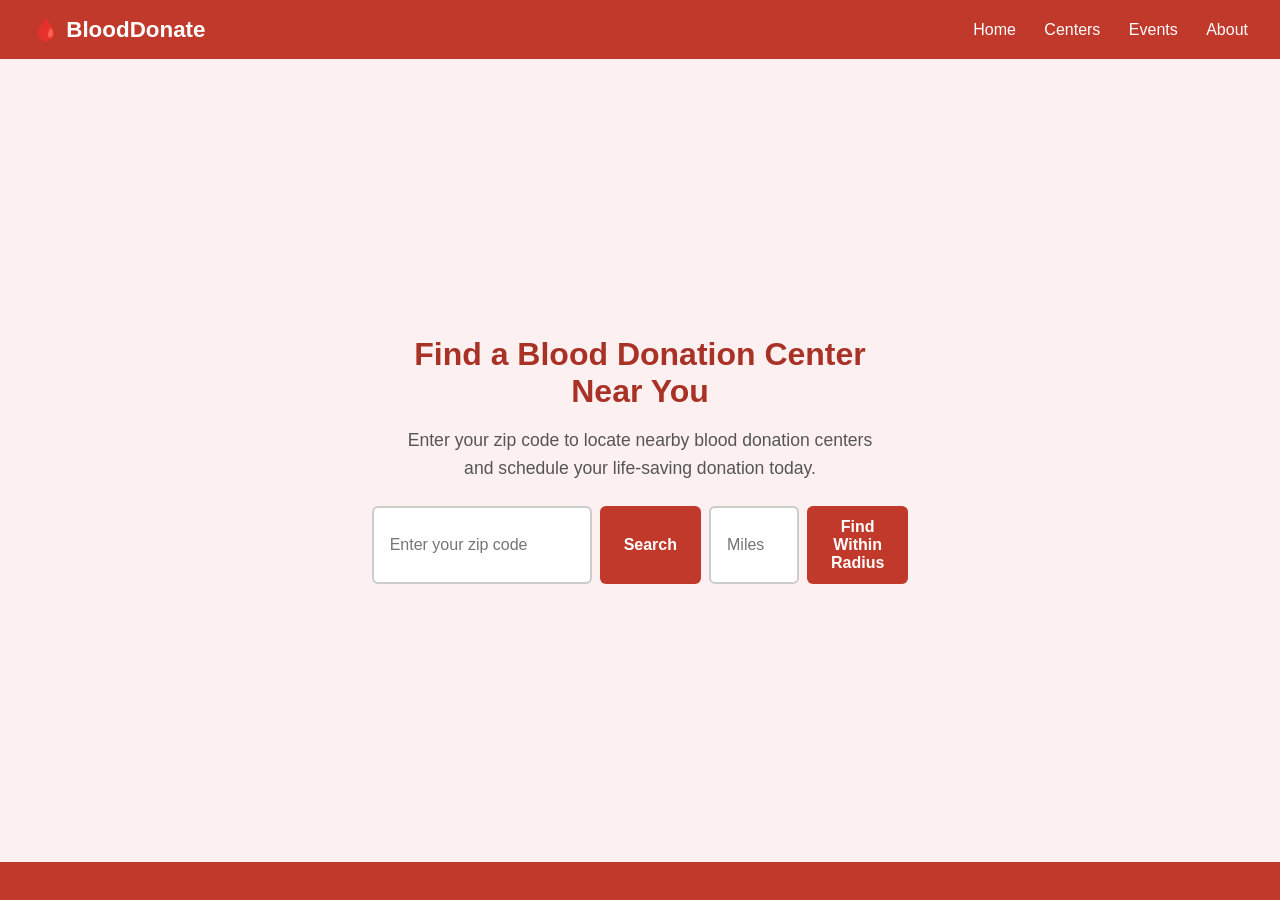
<file: index.html>
<!DOCTYPE html>
<html lang="en">
<head>
  <meta charset="UTF-8">
  <meta name="viewport" content="width=device-width, initial-scale=1.0">
  <title>Blood Donation Finder</title>
  <link rel="stylesheet" href="style.css">
</head>
<body>
  <header>
    <div class="logo">&#x1FA78; BloodDonate</div>
    <nav>
      <a href="index.html">Home</a>
      <a href="list.html">Centers</a>
      <a href="events.html">Events</a>
      <a href="about.html">About</a>
    </nav>
  </header>

  <main>
    <section class="hero">
      <h1>Find a Blood Donation Center Near You</h1>
      <p>Enter your zip code to locate nearby blood donation centers and schedule your life-saving donation today.</p>
      <form class="zip-form" onsubmit="return handleSearch(event)">
        <input
          type="text"
          id="zip-input"
          placeholder="Enter your zip code"
          maxlength="5"
          pattern="\d{5}"
          inputmode="numeric"
          required
        >
        <button type="submit">Search</button>

        <!-- NEW Button -->
        <input
            type="number"
            id="radius-input"
            placeholder="Miles"
            min="1"
            max="100"
            style="width: 100px;"
            >
        
            <button type="button" onclick="handleRadiusSearch()">Find Within Radius</button>
      </form>
      <p id="zip-error" class="error" hidden>Please enter a valid 5-digit zip code.</p>
    </section>

    <section id="map-section" hidden></section>
  </main>

  <footer></footer>

  <script src="script.js"></script>
  <script src="radius.js"></script>
</body>
</html>
</file>
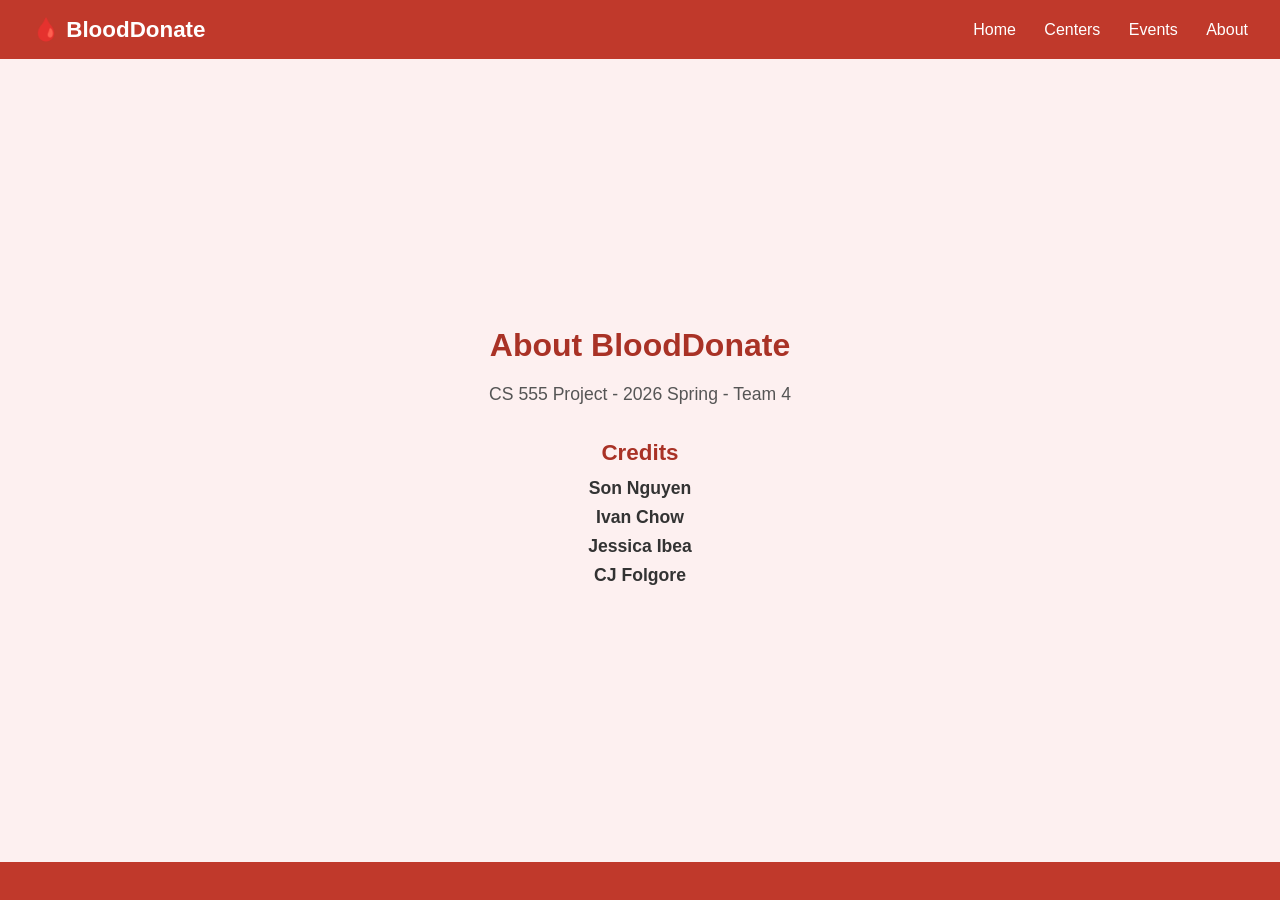
<file: about.html>
<!DOCTYPE html>
<html lang="en">
<head>
  <meta charset="UTF-8">
  <meta name="viewport" content="width=device-width, initial-scale=1.0">
  <title>About - BloodDonate</title>
  <link rel="stylesheet" href="style.css">
</head>
<body>
  <header>
    <div class="logo">&#x1FA78; BloodDonate</div>
    <nav>
      <a href="index.html">Home</a>
      <a href="list.html">Centers</a>
      <a href="events.html">Events</a>
      <a href="about.html">About</a>
    </nav>
  </header>

  <main>
    <section class="about">
      <h1>About BloodDonate</h1>
      <p>CS 555 Project - 2026 Spring - Team 4</p>

      <h2>Credits</h2>
      <ul>
        <li><strong>Son Nguyen</strong></li>
        <li><strong>Ivan Chow</strong></li>
        <li><strong>Jessica Ibea</strong></li>
        <li><strong>CJ Folgore</strong></li>
      </ul>
    </section>
  </main>

  <footer></footer>
</body>
</html>
</file>
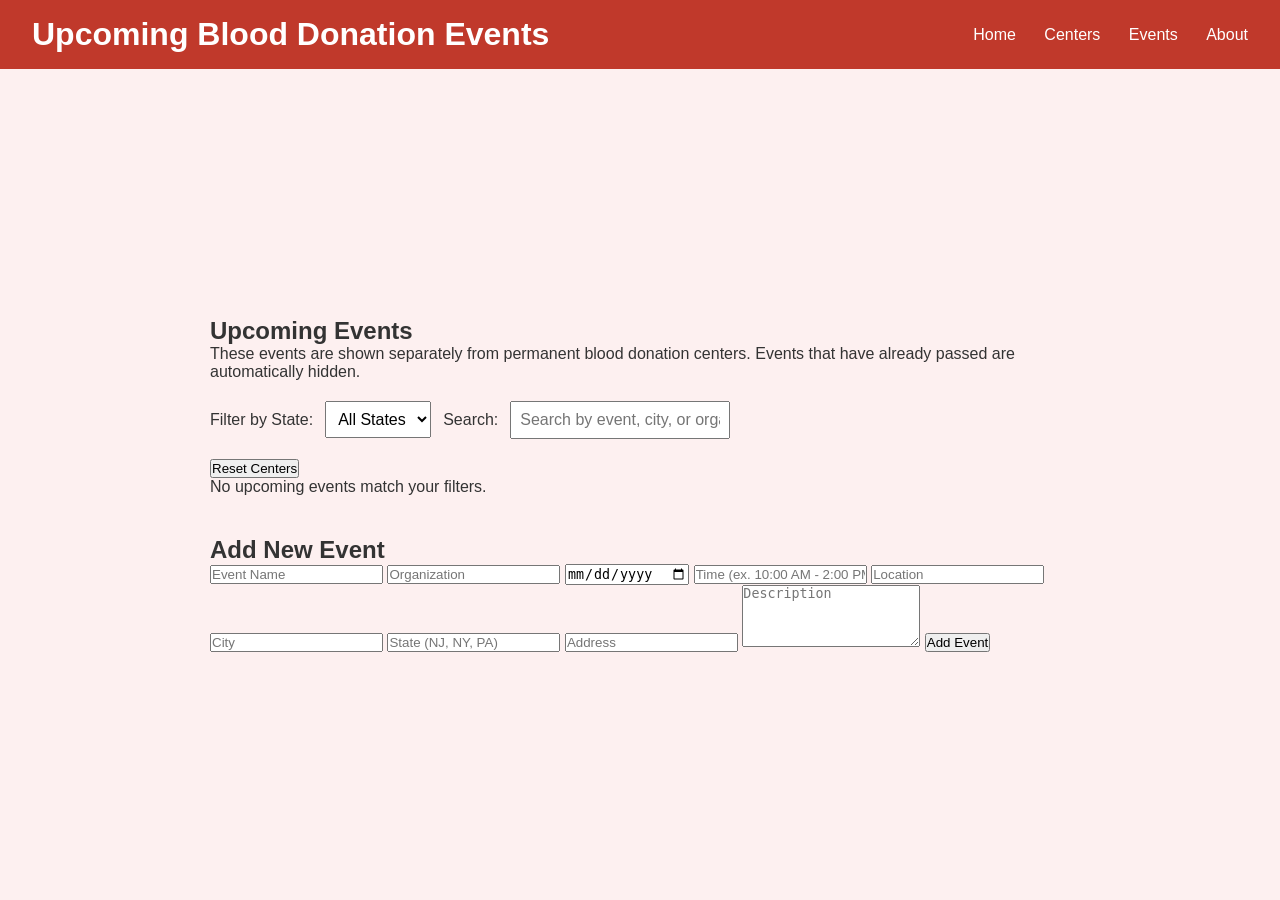
<file: events.html>
<!DOCTYPE html>
<html lang="en">
<head>
  <meta charset="UTF-8" />
  <meta name="viewport" content="width=device-width, initial-scale=1.0" />
  <title>Donation Events</title>
  <link rel="stylesheet" href="style.css" />
</head>
<body>
  <header>
    <h1>Upcoming Blood Donation Events</h1>
    <nav>
      <a href="index.html">Home</a>
      <a href="list.html">Centers</a>
      <a href="events.html">Events</a>
      <a href="about.html">About</a>
    </nav>
  </header>

  <main>
    <section class="events-section">
      <h2>Upcoming Events</h2>
      <p>
        These events are shown separately from permanent blood donation centers.
        Events that have already passed are automatically hidden.
      </p>

      <div class="event-filters">
        <label for="stateFilter">Filter by State:</label>
        <select id="stateFilter">
          <option value="all">All States</option>
        </select>

        <label for="searchInput">Search:</label>
        <input
          type="text"
          id="searchInput"
          placeholder="Search by event, city, or organization"
        />
      </div>



      <button id="resetCentersBtn" type="button">Reset Centers</button>

      
      <div id="eventsContainer" class="events-container"></div>

      
    </section>

    <section class="events-section">
      <h2>Add New Event</h2>
      <form id="eventForm" class="event-form">
        <input type="text" id="name" placeholder="Event Name" required />
        <input type="text" id="organization" placeholder="Organization" required />
        <input type="date" id="date" required />
        <input type="text" id="time" placeholder="Time (ex. 10:00 AM - 2:00 PM)" required />
        <input type="text" id="location" placeholder="Location" required />
        <input type="text" id="city" placeholder="City" required />
        <input type="text" id="state" placeholder="State (NJ, NY, PA)" required />
        <input type="text" id="address" placeholder="Address" required />
        <textarea id="description" placeholder="Description" rows="4" required></textarea>
        <button type="submit">Add Event</button>
      </form>
    </section>
  </main>

  <script src="events.js"></script>
</body>
</html>
</file>
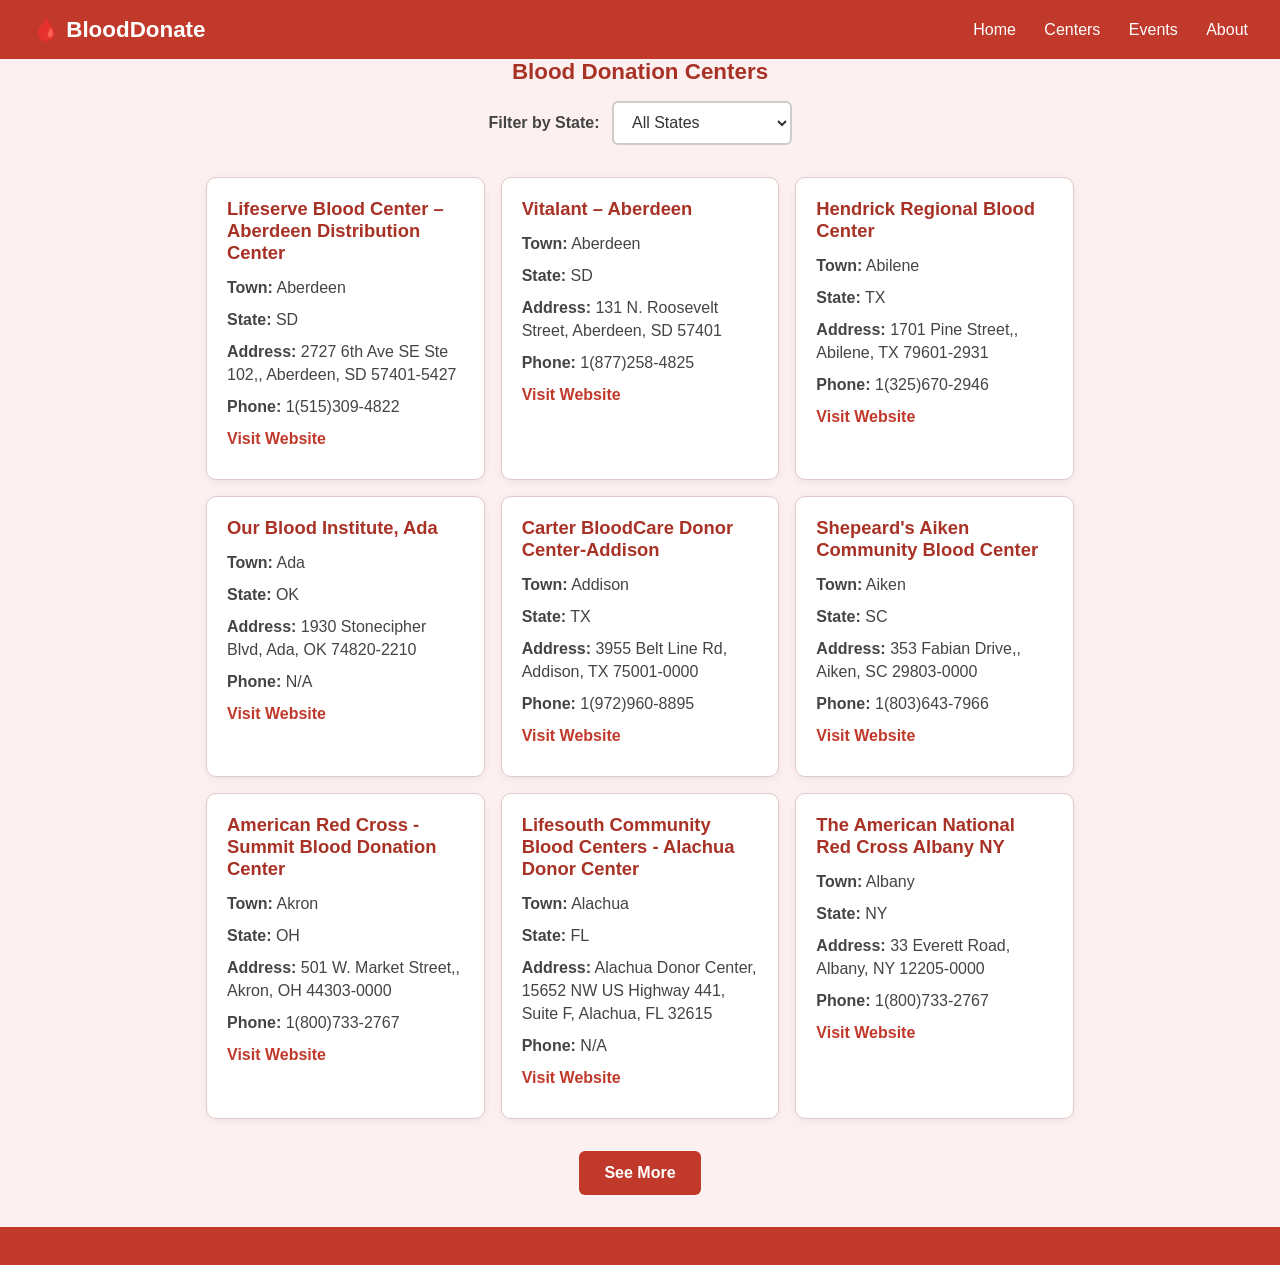
<file: list.html>
<!DOCTYPE html>
<html lang="en">
<head>
  <meta charset="UTF-8">
  <meta name="viewport" content="width=device-width, initial-scale=1.0">
  <title>Blood Donation Finder</title>
  <link rel="stylesheet" href="style.css">
</head>
<body onload="loadCenters()">
  <header>
    <div class="logo">&#x1FA78; BloodDonate</div>
    <nav>
      <a href="index.html">Home</a>
      <a href="list.html">Centers</a>
      <a href="events.html">Events</a>
      <a href="about.html">About</a>
    </nav>
  </header>

  <main>
    <section id="map-section" class="results-section">
      <h2>Blood Donation Centers</h2>

      <div class="filters">
        <label for="state-filter">Filter by State:</label>
        <select id="state-filter" onchange="applyFilters()">
          <option value="ALL">All States</option>
        </select>
      </div>

      <div id="results-list" class="center-list"></div>

      <div class="see-more-wrap">
        <button id="see-more-btn" type="button" onclick="showMoreCenters()" hidden>
          See More
        </button>
      </div>
    </section>
  </main>

  <footer></footer>

  <script src="script.js"></script>
</body>
</html>
</file>
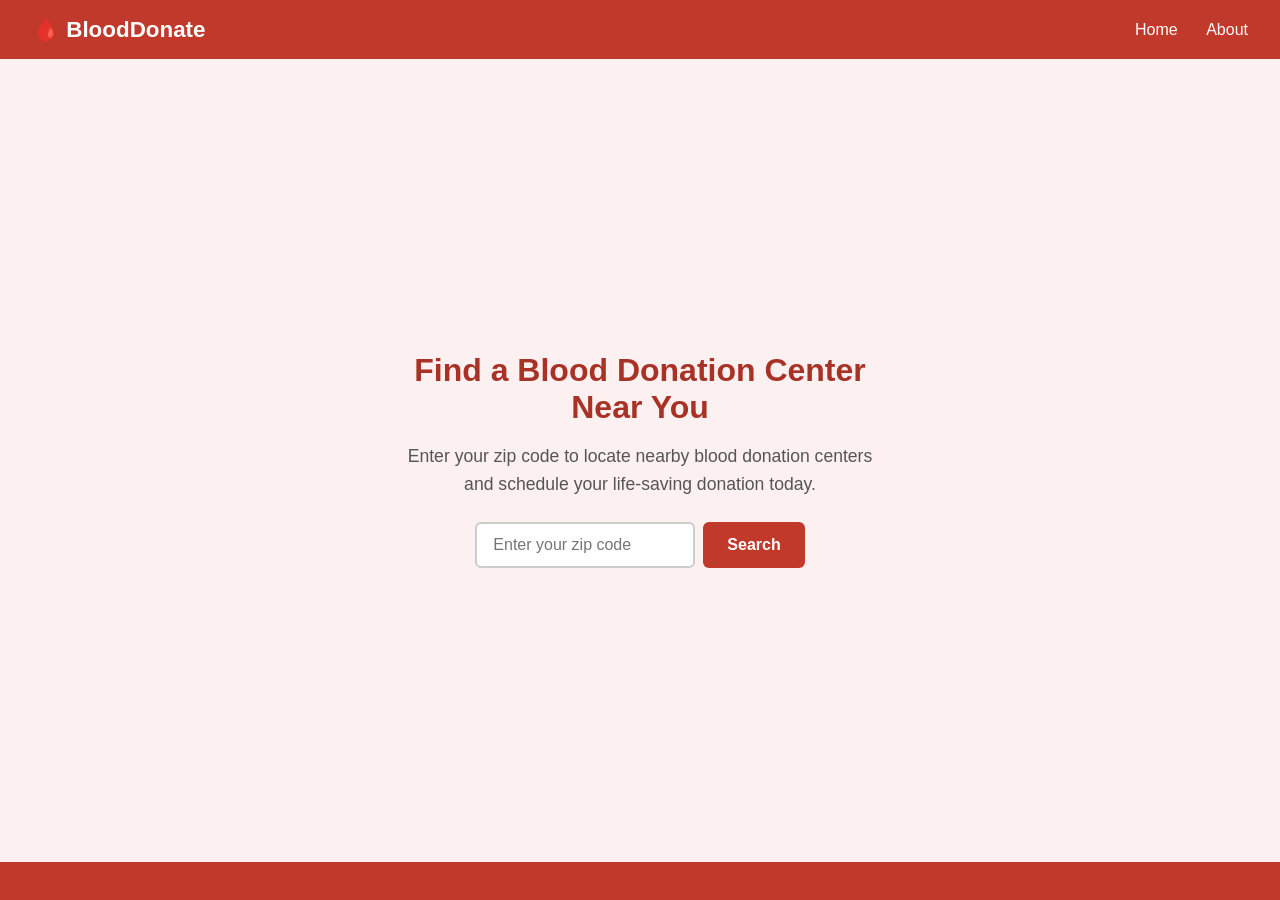
<file: main.html>
<!DOCTYPE html>
<html lang="en">
<head>
  <meta charset="UTF-8">
  <meta name="viewport" content="width=device-width, initial-scale=1.0">
  <title>Blood Donation Finder</title>
  <link rel="stylesheet" href="main.css">
</head>
<body>
  <header>
    <div class="logo">&#x1FA78; BloodDonate</div>
    <nav>
      <a href="main.html">Home</a>
      <a href="about.html">About</a>
    </nav>
  </header>

  <main>
    <section class="hero">
      <h1>Find a Blood Donation Center Near You</h1>
      <p>Enter your zip code to locate nearby blood donation centers and schedule your life-saving donation today.</p>
      <form class="zip-form" onsubmit="return handleSearch(event)">
        <input
          type="text"
          id="zip-input"
          placeholder="Enter your zip code"
          maxlength="5"
          pattern="\d{5}"
          inputmode="numeric"
          required
        >
        <button type="submit">Search</button>
      </form>
      <p id="zip-error" class="error" hidden>Please enter a valid 5-digit zip code.</p>
    </section>

    <section id="map-section" hidden></section>
  </main>

  <footer></footer>

  <script src="script.js"></script>
</body>
</html>
</file>
<file: style.css>
* {
  margin: 0;
  padding: 0;
  box-sizing: border-box;
}

body {
  font-family: -apple-system, BlinkMacSystemFont, 'Segoe UI', Roboto, sans-serif;
  color: #333;
  min-height: 100vh;
  display: flex;
  flex-direction: column;
  background: #fdf0f0;
}

header {
  display: flex;
  justify-content: space-between;
  align-items: center;
  padding: 1rem 2rem;
  background: #c0392b;
  color: #fff;
}

.logo {
  font-size: 1.4rem;
  font-weight: 700;
}

nav a {
  color: #fff;
  text-decoration: none;
  margin-left: 1.5rem;
  font-weight: 500;
}

nav a:hover {
  text-decoration: underline;
}

main {
  flex: 1;
  display: flex;
  flex-direction: column;
  align-items: center;
  justify-content: center;
}

.hero {
  text-align: center;
  max-width: 560px;
  padding: 2rem;
}

.hero h1 {
  font-size: 2rem;
  margin-bottom: 1rem;
  color: #a93226;
}

.hero p {
  font-size: 1.1rem;
  margin-bottom: 1.5rem;
  line-height: 1.6;
  color: #555;
}

.zip-form {
  display: flex;
  justify-content: center;
  gap: 0.5rem;
}

.zip-form input {
  padding: 0.75rem 1rem;
  font-size: 1rem;
  border: 2px solid #ccc;
  border-radius: 6px;
  width: 220px;
  transition: border-color 0.2s;
}

.zip-form input:focus {
  outline: none;
  border-color: #c0392b;
}

.zip-form button {
  padding: 0.75rem 1.5rem;
  font-size: 1rem;
  background: #c0392b;
  color: #fff;
  border: none;
  border-radius: 6px;
  cursor: pointer;
  font-weight: 600;
  transition: background 0.2s;
}

.zip-form button:hover {
  background: #a93226;
}

.error {
  color: #c0392b;
  font-size: 0.9rem;
  margin-top: 0.75rem;
}

#map-section {
  text-align: center;
  width: 100%;
  max-width: 900px;
  margin: 0 auto 2rem;
  padding: 0 1rem;
}

#map-section h2 {
  font-size: 1.4rem;
  color: #a93226;
  margin-bottom: 1rem;
}

#map-section iframe {
  width: 100%;
  height: 480px;
  border: 2px solid #ccc;
  border-radius: 8px;
}

.about {
  max-width: 600px;
  padding: 2rem;
  text-align: center;
}

.about h1 {
  font-size: 2rem;
  color: #a93226;
  margin-bottom: 1rem;
}

.about p {
  font-size: 1.1rem;
  line-height: 1.6;
  color: #555;
  margin-bottom: 2rem;
}

.about h2 {
  font-size: 1.4rem;
  color: #a93226;
  margin-bottom: 0.75rem;
}

.about ul {
  list-style: none;
  font-size: 1.1rem;
  color: #333;
}

.about ul li {
  margin-bottom: 0.5rem;
}

footer {
  text-align: center;
  padding: 1.2rem;
  background: #c0392b;
  color: #fff;
  font-size: 0.9rem;
}

.results-section {
  width: 100%;
  max-width: 1000px;
  margin: 2rem auto;
  padding: 0 1rem 2rem;
}

.results-section h2 {
  text-align: center;
  font-size: 2rem;
  color: #a93226;
  margin-bottom: 1.5rem;
}

.filters {
  display: flex;
  justify-content: center;
  align-items: center;
  gap: 0.75rem;
  margin-bottom: 2rem;
  flex-wrap: wrap;
}

.filters label {
  font-weight: 600;
  color: #444;
}

.filters select {
  padding: 0.65rem 0.9rem;
  font-size: 1rem;
  border: 2px solid #ccc;
  border-radius: 6px;
  background: #fff;
  color: #333;
  min-width: 180px;
}

.filters select:focus {
  outline: none;
  border-color: #c0392b;
}

.center-list {
  display: grid;
  grid-template-columns: repeat(auto-fit, minmax(260px, 1fr));
  gap: 1rem;
  width: 100%;
}

.center-card {
  background: #fff;
  border: 1px solid #e3caca;
  border-radius: 10px;
  padding: 1.25rem;
  text-align: left;
  box-shadow: 0 2px 8px rgba(0, 0, 0, 0.06);
}

.center-card h3 {
  color: #a93226;
  font-size: 1.15rem;
  margin-bottom: 0.75rem;
}

.center-card p {
  margin-bottom: 0.55rem;
  line-height: 1.45;
  color: #444;
}

.center-card a {
  color: #c0392b;
  font-weight: 600;
  text-decoration: none;
}

.center-card a:hover {
  text-decoration: underline;
}

.see-more-wrap {
  display: flex;
  justify-content: center;
  margin-top: 2rem;
}

#see-more-btn {
  padding: 0.8rem 1.6rem;
  font-size: 1rem;
  background: #c0392b;
  color: #fff;
  border: none;
  border-radius: 6px;
  cursor: pointer;
  font-weight: 600;
  transition: background 0.2s;
}

#see-more-btn:hover {
  background: #a93226;
}

@media (max-width: 768px) {
  header {
    flex-direction: column;
    gap: 0.75rem;
    text-align: center;
  }

  nav a {
    margin: 0 0.5rem;
  }

  .results-section h2 {
    font-size: 1.6rem;
  }

  .center-list {
    grid-template-columns: 1fr;
  }
}


.events-section {
  max-width: 900px;
  margin: 0 auto;
  padding: 20px;
}

.event-filters {
  display: flex;
  flex-wrap: wrap;
  gap: 12px;
  margin: 20px 0;
  align-items: center;
}

.event-filters input,
.event-filters select {
  padding: 8px;
  font-size: 1rem;
}

.events-container {
  display: flex;
  flex-direction: column;
  gap: 16px;
}

.event-card {
  border: 1px solid #ccc;
  border-radius: 10px;
  padding: 16px;
  background-color: #f9f9f9;
}

.event-card h3 {
  margin-top: 0;
}
</file>
<file: main.css>
* {
  margin: 0;
  padding: 0;
  box-sizing: border-box;
}

body {
  font-family: -apple-system, BlinkMacSystemFont, 'Segoe UI', Roboto, sans-serif;
  color: #333;
  min-height: 100vh;
  display: flex;
  flex-direction: column;
  background: #fdf0f0;
}

header {
  display: flex;
  justify-content: space-between;
  align-items: center;
  padding: 1rem 2rem;
  background: #c0392b;
  color: #fff;
}

.logo {
  font-size: 1.4rem;
  font-weight: 700;
}

nav a {
  color: #fff;
  text-decoration: none;
  margin-left: 1.5rem;
  font-weight: 500;
}

nav a:hover {
  text-decoration: underline;
}

main {
  flex: 1;
  display: flex;
  flex-direction: column;
  align-items: center;
  justify-content: center;
}

.hero {
  text-align: center;
  max-width: 560px;
  padding: 2rem;
}

.hero h1 {
  font-size: 2rem;
  margin-bottom: 1rem;
  color: #a93226;
}

.hero p {
  font-size: 1.1rem;
  margin-bottom: 1.5rem;
  line-height: 1.6;
  color: #555;
}

.zip-form {
  display: flex;
  justify-content: center;
  gap: 0.5rem;
}

.zip-form input {
  padding: 0.75rem 1rem;
  font-size: 1rem;
  border: 2px solid #ccc;
  border-radius: 6px;
  width: 220px;
  transition: border-color 0.2s;
}

.zip-form input:focus {
  outline: none;
  border-color: #c0392b;
}

.zip-form button {
  padding: 0.75rem 1.5rem;
  font-size: 1rem;
  background: #c0392b;
  color: #fff;
  border: none;
  border-radius: 6px;
  cursor: pointer;
  font-weight: 600;
  transition: background 0.2s;
}

.zip-form button:hover {
  background: #a93226;
}

.error {
  color: #c0392b;
  font-size: 0.9rem;
  margin-top: 0.75rem;
}

#map-section {
  text-align: center;
  width: 100%;
  max-width: 900px;
  margin: 0 auto 2rem;
  padding: 0 1rem;
}

#map-section h2 {
  font-size: 1.4rem;
  color: #a93226;
  margin-bottom: 1rem;
}

#map-section iframe {
  width: 100%;
  height: 480px;
  border: 2px solid #ccc;
  border-radius: 8px;
}

.about {
  max-width: 600px;
  padding: 2rem;
  text-align: center;
}

.about h1 {
  font-size: 2rem;
  color: #a93226;
  margin-bottom: 1rem;
}

.about p {
  font-size: 1.1rem;
  line-height: 1.6;
  color: #555;
  margin-bottom: 2rem;
}

.about h2 {
  font-size: 1.4rem;
  color: #a93226;
  margin-bottom: 0.75rem;
}

.about ul {
  list-style: none;
  font-size: 1.1rem;
  color: #333;
}

.about ul li {
  margin-bottom: 0.5rem;
}

footer {
  text-align: center;
  padding: 1.2rem;
  background: #c0392b;
  color: #fff;
  font-size: 0.9rem;
}
</file>
